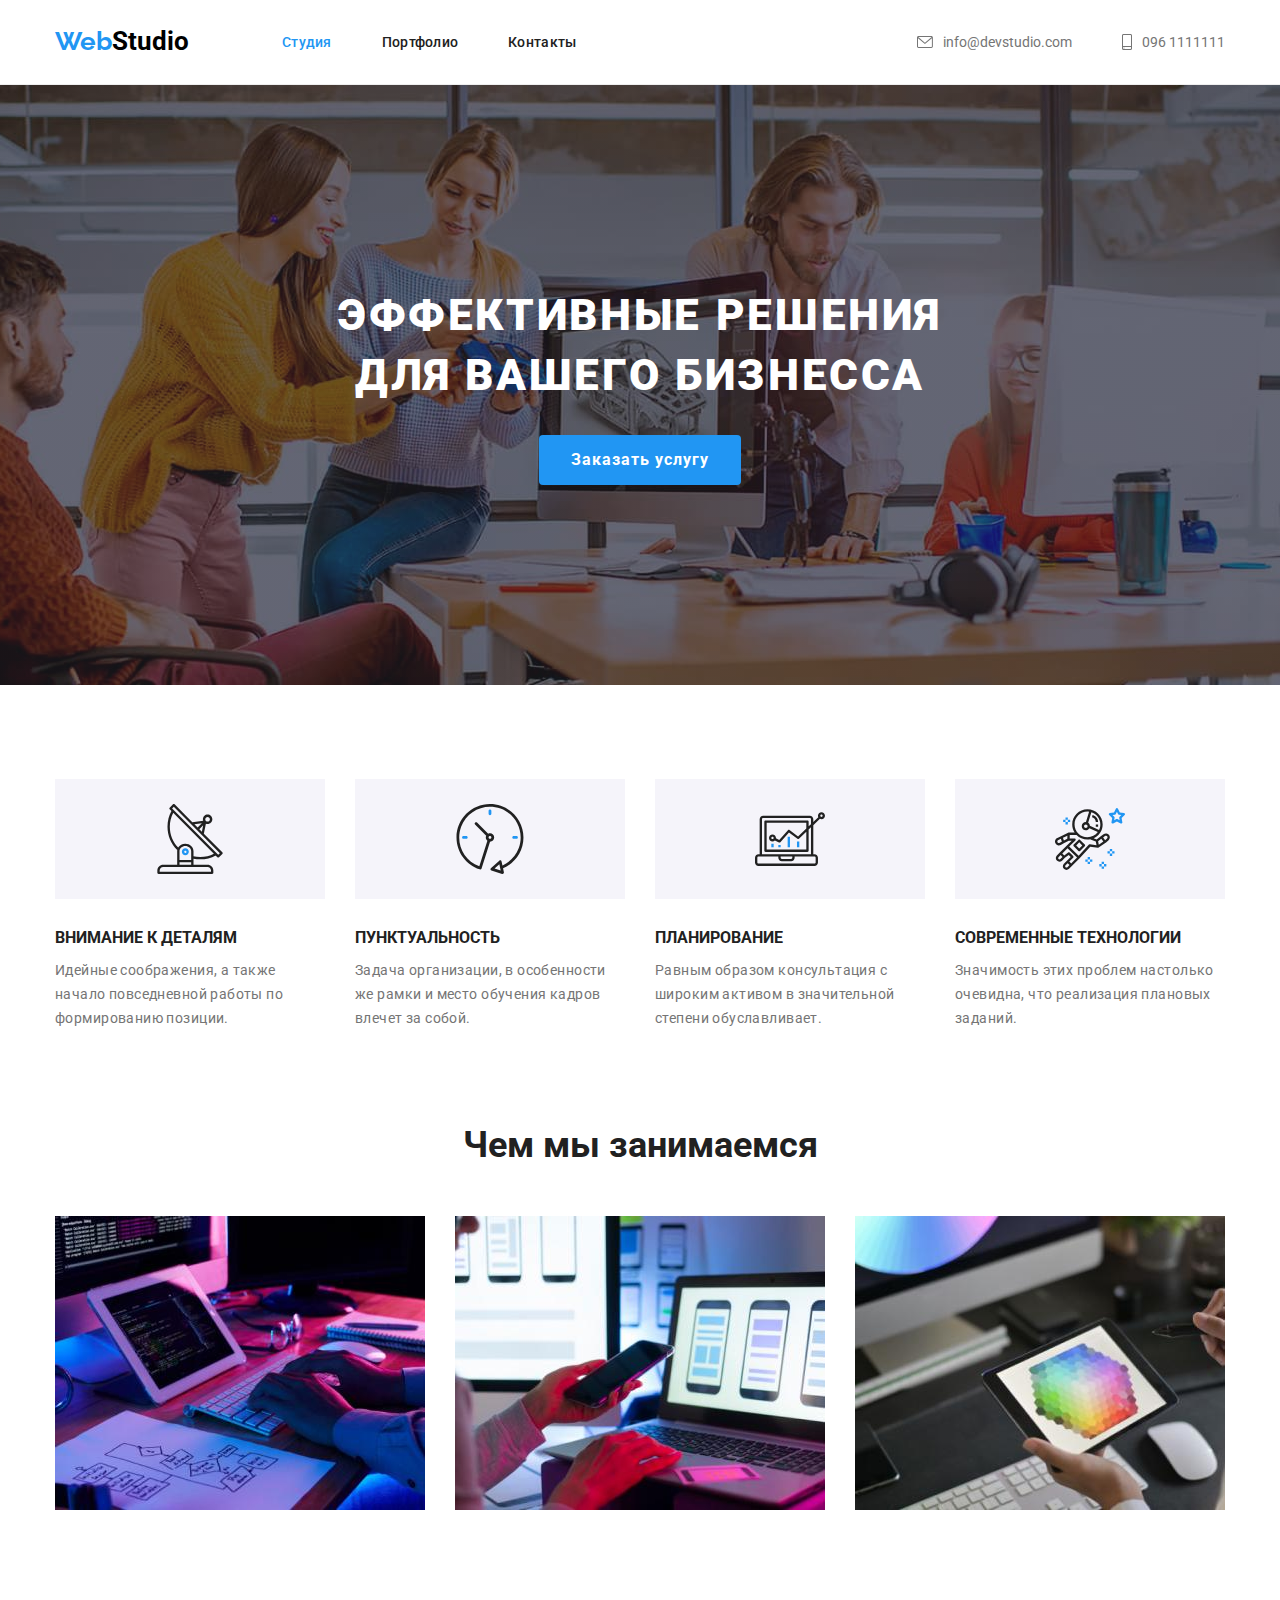
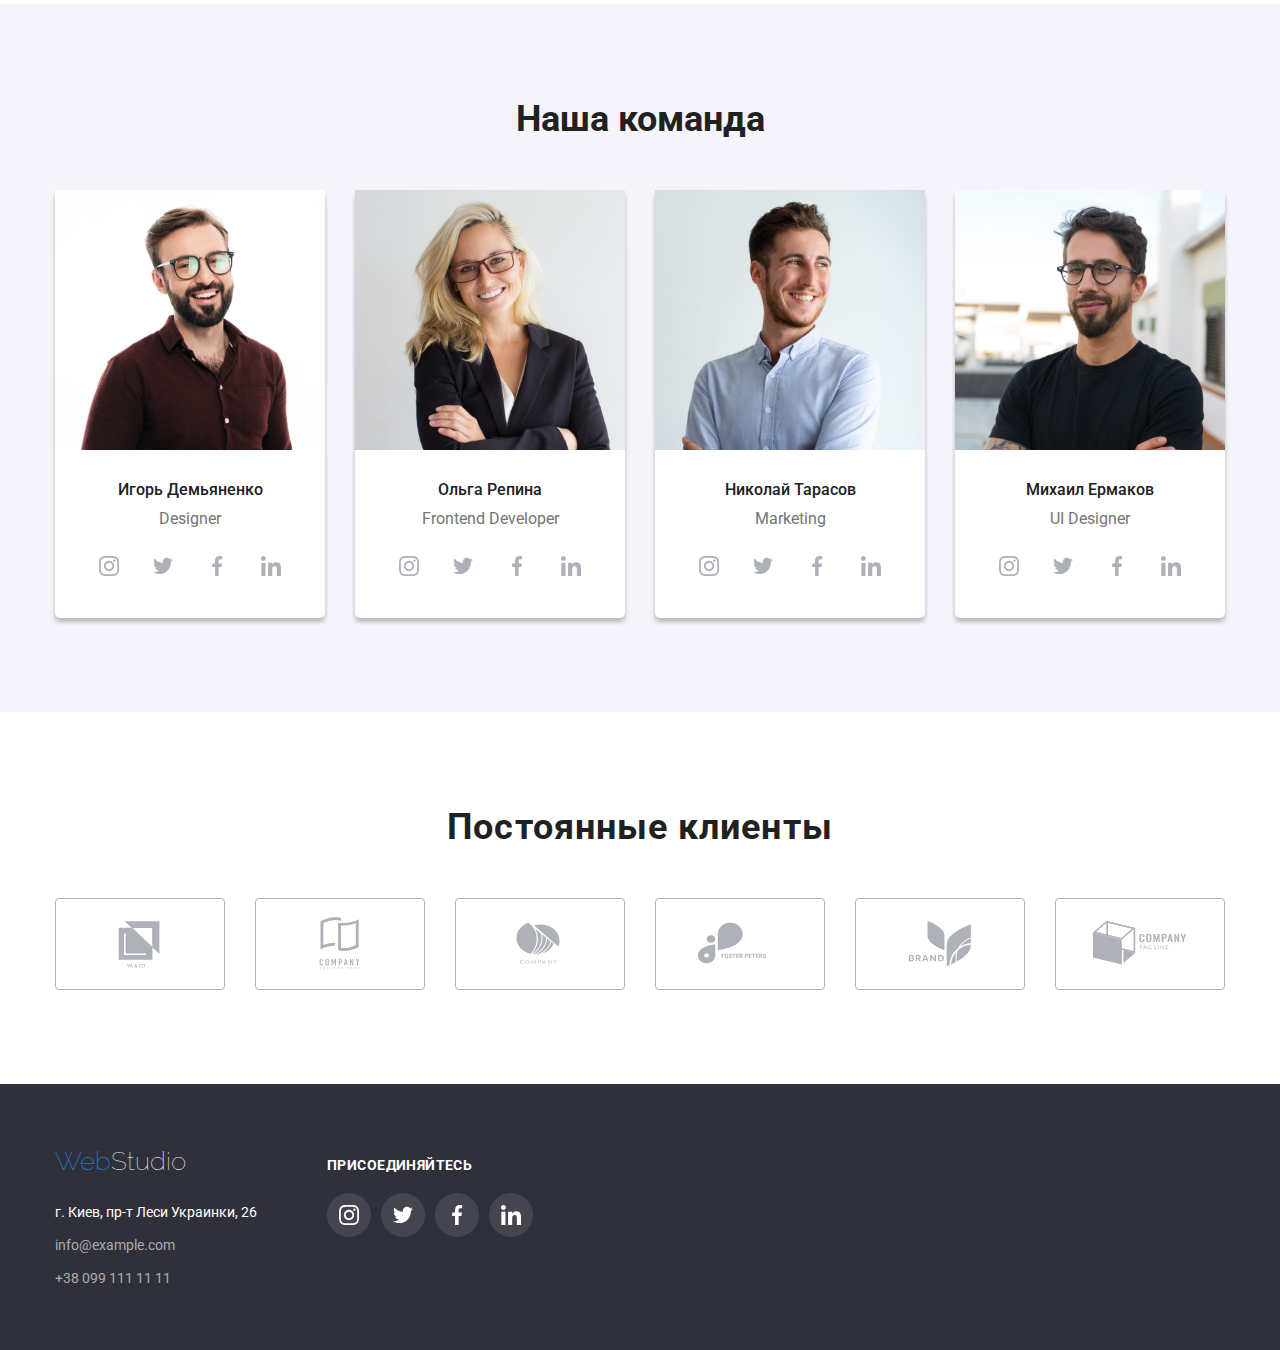
<file: index.html>
<!DOCTYPE html>
<html lang="ru">
  <head>
    <meta charset="UTF-8" />
    <meta name="viewport" content="width=device-width, initial-scale=1.0" />
    <title>Web Studio</title>
    <link rel="preconnect" href="https://fonts.googleapis.com" />
    <link rel="preconnect" href="https://fonts.gstatic.com" crossorigin />
    <link
      href="https://fonts.googleapis.com/css2?family=Raleway:wght@700&family=Roboto:wght@400;500;700;900&display=swap"
      rel="stylesheet"
    />
    <link
      rel="stylesheet"
      href="https://cdnjs.cloudflare.com/ajax/libs/modern-normalize/1.1.0/modern-normalize.min.css"
    />

    <link rel="stylesheet" href="./css/styles.css" />
  </head>
  <body>
    <header class="header">
      <div class="container special">
        <a class="link header-logo" href="./index.html"
          ><span class="logo">Web</span>Studio</a
        >
        <nav class="header-nav">
          <ul class="header-nav-list list">
            <li class="header-nav-item current">
              <a href="./index.html" class="header-nav-link link">Студия</a>
            </li>
            <li class="header-nav-item">
              <a href="./portfolio.html" class="header-nav-link link"
                >Портфолио</a
              >
            </li>
            <li class="header-nav-item">
              <a href="#!" class="header-nav-link link">Контакты</a>
            </li>
          </ul>
        </nav>

        <ul class="header-contacts list">
          <li class="header-contacts-item">
            <a
              href="mailto:info@devstudio.com"
              class="header-contacts-link link"
            >
              <svg class="header-icon" width="16px" height="12px">
                <use href="./images/icons.svg#envelope"></use>
              </svg>
              info@devstudio.com
            </a>
          </li>
          <li class="header-contacts-item">
            <a href="tel:+0961111111" class="header-contacts-link link">
              <svg class="header-icon" width="10px" height="16px">
                <use href="./images/icons.svg#phone"></use>
              </svg>
              096 1111111</a
            >
          </li>
        </ul>
      </div>
    </header>

    <main>
      <section class="hero">
        <div class="container">
          <h1 class="hero-title">Эффективные решения для вашего бизнесса</h1>
          <button class="btn hero-btn" type="button">Заказать услугу</button>
        </div>
      </section>

      <section class="features">
        <div class="container">
          <h2 class="features-title visually-hidden">*мы круты*</h2>
          <ul class="features-list list">
            <li class="features-list-item">
              <div class="features-thumb">
                <svg width="70px" height="70px">
                  <use href="./images/icons.svg#antenna"></use>
                </svg>
              </div>
              <h3 class="features-name">Внимание к деталям</h3>
              <p class="features-text">
                Идейные соображения, а также начало повседневной работы по
                формированию позиции.
              </p>
            </li>
            <li class="features-list-item">
              <div class="features-thumb">
                <svg width="70px" height="70px">
                  <use href="./images/icons.svg#clock"></use>
                </svg>
              </div>
              <h3 class="features-name">Пунктуальность</h3>
              <p class="features-text">
                Задача организации, в особенности же рамки и место обучения
                кадров влечет за собой.
              </p>
            </li>
            <li class="features-list-item">
              <div class="features-thumb">
                <svg width="70px" height="70px">
                  <use href="./images/icons.svg#diagram"></use>
                </svg>
              </div>
              <h3 class="features-name">Планирование</h3>
              <p class="features-text">
                Равным образом консультация с широким активом в значительной
                степени обуславливает.
              </p>
            </li>
            <li class="features-list-item">
              <div class="features-thumb">
                <svg width="70px" height="70px">
                  <use href="./images/icons.svg#astronaut"></use>
                </svg>
              </div>
              <h3 class="features-name">Современные технологии</h3>
              <p class="features-text">
                Значимость этих проблем настолько очевидна, что реализация
                плановых заданий.
              </p>
            </li>
          </ul>
        </div>
      </section>

      <section class="wecan">
        <div class="container">
          <h2 class="wecan-title">Чем мы занимаемся</h2>
          <ul class="wecan-list list">
            <li class="wecan-list-item">
              <img src="./images/box1.jpg" alt="программируем" width="370" />
            </li>
            <li class="wecan-list-item">
              <img
                src="./images/box2.jpg"
                alt="создаем приложения"
                width="370"
              />
            </li>
            <li class="wecan-list-item">
              <img src="./images/box3.jpg" alt="создаем дизвйн" width="370" />
            </li>
          </ul>
        </div>
      </section>

      <section class="team">
        <div class="container">
          <h2 class="team-title">Наша команда</h2>
          <ul class="team-list list">
            <li class="team-list-item">
              <img
                class="team-pic"
                src="./images/team1.jpg"
                alt="парень в очках"
                width="270"
              />
              <h3 class="team-name">Игорь Демьяненко</h3>
              <p lang="en" class="team-position">Designer</p>
              <ul class="team-social list">
                <li class="team-social-item">
                  <a
                    class="team-social-link"
                    href="https://instagram.com"
                    target="blank"
                  >
                    <svg class="team-social-icon" width="20px" height="20px">
                      <use href=".//images/icons.svg#instagram"></use>
                    </svg>
                  </a>
                </li>
                <li class="team-social-item">
                  <a
                    class="team-social-link"
                    href="https://twitter.com"
                    target="blank"
                    ><svg class="team-social-icon" width="20px" height="20px">
                      <use href=".//images/icons.svg#twitter"></use>
                    </svg>
                  </a>
                </li>
                <li class="team-social-item">
                  <a class="team-social-link" href="" target="blank"
                    ><svg class="team-social-icon" width="20px" height="20px">
                      <use href=".//images/icons.svg#facebook"></use>
                    </svg>
                  </a>
                </li>
                <li class="team-social-item">
                  <a
                    class="team-social-link"
                    href="https://linkedin.com"
                    target="blank"
                    ><svg class="team-social-icon" width="20px" height="20px">
                      <use href=".//images/icons.svg#linkedin"></use>
                    </svg>
                  </a>
                </li>
              </ul>
            </li>
            <li class="team-list-item">
              <img
                class="team-pic"
                src="./images/team2.jpg"
                alt="девушка в очках"
                width="270"
              />
              <h3 class="team-name">Ольга Репина</h3>
              <p lang="en" class="team-position">Frontend Developer</p>
              <ul class="team-social list">
                <li class="team-social-item">
                  <a
                    class="team-social-link"
                    href="https://instagram.com"
                    target="blank"
                  >
                    <svg class="team-social-icon" width="20px" height="20px">
                      <use href=".//images/icons.svg#instagram"></use>
                    </svg>
                  </a>
                </li>
                <li class="team-social-item">
                  <a
                    class="team-social-link"
                    href="https://twitter.com"
                    target="blank"
                    ><svg class="team-social-icon" width="20px" height="20px">
                      <use href=".//images/icons.svg#twitter"></use>
                    </svg>
                  </a>
                </li>
                <li class="team-social-item">
                  <a class="team-social-link" href="" target="blank"
                    ><svg class="team-social-icon" width="20px" height="20px">
                      <use href=".//images/icons.svg#facebook"></use>
                    </svg>
                  </a>
                </li>
                <li class="team-social-item">
                  <a
                    class="team-social-link"
                    href="https://linkedin.com"
                    target="blank"
                    ><svg class="team-social-icon" width="20px" height="20px">
                      <use href=".//images/icons.svg#linkedin"></use>
                    </svg>
                  </a>
                </li>
              </ul>
            </li>
            <li class="team-list-item">
              <img
                class="team-pic"
                src="./images/team3.jpg"
                alt="парень в очках"
                width="270"
              />
              <h3 class="team-name">Николай Тарасов</h3>
              <p lang="en" class="team-position">Marketing</p>
              <ul class="team-social list">
                <li class="team-social-item">
                  <a
                    class="team-social-link"
                    href="https://instagram.com"
                    target="blank"
                  >
                    <svg class="team-social-icon" width="20px" height="20px">
                      <use href=".//images/icons.svg#instagram"></use>
                    </svg>
                  </a>
                </li>
                <li class="team-social-item">
                  <a
                    class="team-social-link"
                    href="https://twitter.com"
                    target="blank"
                    ><svg class="team-social-icon" width="20px" height="20px">
                      <use href=".//images/icons.svg#twitter"></use>
                    </svg>
                  </a>
                </li>
                <li class="team-social-item">
                  <a class="team-social-link" href="" target="blank"
                    ><svg class="team-social-icon" width="20px" height="20px">
                      <use href=".//images/icons.svg#facebook"></use>
                    </svg>
                  </a>
                </li>
                <li class="team-social-item">
                  <a
                    class="team-social-link"
                    href="https://linkedin.com"
                    target="blank"
                    ><svg class="team-social-icon" width="20px" height="20px">
                      <use href=".//images/icons.svg#linkedin"></use>
                    </svg>
                  </a>
                </li>
              </ul>
            </li>
            <li class="team-list-item">
              <img
                class="team-pic"
                src="./images/team4.jpg"
                alt="парень в очках"
                width="270"
              />
              <h3 class="team-name">Михаил Ермаков</h3>
              <p lang="en" class="team-position">UI Designer</p>
              <ul class="team-social list">
                <li class="team-social-item">
                  <a
                    class="team-social-link"
                    href="https://instagram.com"
                    target="blank"
                  >
                    <svg class="team-social-icon" width="20px" height="20px">
                      <use href=".//images/icons.svg#instagram"></use>
                    </svg>
                  </a>
                </li>
                <li class="team-social-item">
                  <a
                    class="team-social-link"
                    href="https://twitter.com"
                    target="blank"
                    ><svg class="team-social-icon" width="20px" height="20px">
                      <use href=".//images/icons.svg#twitter"></use>
                    </svg>
                  </a>
                </li>
                <li class="team-social-item">
                  <a class="team-social-link" href="" target="blank"
                    ><svg class="team-social-icon" width="20px" height="20px">
                      <use href=".//images/icons.svg#facebook"></use>
                    </svg>
                  </a>
                </li>
                <li class="team-social-item">
                  <a
                    class="team-social-link"
                    href="https://linkedin.com"
                    target="blank"
                    ><svg class="team-social-icon" width="20px" height="20px">
                      <use href=".//images/icons.svg#linkedin"></use>
                    </svg>
                  </a>
                </li>
              </ul>
            </li>
          </ul>
        </div>
      </section>

      <section class="clients">
        <div class="container">
          <h2 class="clients-title">Постоянные клиенты</h2>
          <ul class="clients-list list">
            <li class="clients-list-item">
              <a class="clients-thumb" href="somewhere1">
                <svg class="clients-svg" width="106px" height="60px">
                  <use href="./images/icons.svg#Logo1"></use>
                </svg>
              </a>
            </li>
            <li class="clients-list-item">
              <a class="clients-thumb" href="somewhere2">
                <svg class="clients-svg" width="106px" height="60px">
                  <use href="./images/icons.svg#Logo2"></use>
                </svg>
              </a>
            </li>
            <li class="clients-list-item">
              <a class="clients-thumb" href="somewhere3">
                <svg class="clients-svg" width="106px" height="60px">
                  <use href="./images/icons.svg#Logo3"></use>
                </svg>
              </a>
            </li>
            <li class="clients-list-item">
              <a class="clients-thumb" href="somewhere4">
                <svg class="clients-svg" width="106px" height="60px">
                  <use href="./images/icons.svg#Logo4"></use>
                </svg>
              </a>
            </li>
            <li class="clients-list-item">
              <a class="clients-thumb" href="somewhere5">
                <svg class="clients-svg" width="106px" height="60px">
                  <use href="./images/icons.svg#Logo5"></use>
                </svg>
              </a>
            </li>
            <li class="clients-list-item">
              <a class="clients-thumb" href="somewhere6">
                <svg class="clients-svg" width="106px" height="60px">
                  <use href="./images/icons.svg#Logo6"></use>
                </svg>
              </a>
            </li>
          </ul>
        </div>
      </section>
    </main>

    <footer class="footer">
      <div class="container">
        <div class="footer-left">
          <a class="link footer-logo" href="./"
            ><span class="logo">Web</span>Studio</a
          >
          <address>
            <ul class="footer-list list">
              <li class="footer-item">
                <a
                  class="footer-link link real-adress"
                  target="blank"
                  href="https://www.google.com/maps/d/embed?mid=10uSM3H-mIU3GznYo2szRIEphczw&ehbc=2E312F"
                >
                  г. Киев, пр-т Леси Украинки, 26</a
                >
              </li>
              <li class="footer-item">
                <a
                  href="mailto:info@example.com"
                  class="footer-link link footer-info"
                  >info@example.com</a
                >
              </li>
              <li class="footer-item">
                <a
                  href="tel:++380991111111"
                  class="footer-link link footer-info"
                >
                  +38 099 111 11 11</a
                >
              </li>
            </ul>
          </address>
        </div>
        <div class="social">
          <h3 class="joinus">Присоединяйтесь</h3>
          <ul class="social-list list">
            <li class="social-list-item">
              <a
                class="social-link"
                href="https://instagram.com"
                target="blank"
              >
                <svg class="social-icon" width="20px" height="20px">
                  <use href=".//images/icons.svg#instagram"></use>
                </svg>
              </a>
            </li>
            <li class="social-list-item">
              <a class="social-link" href="https://twitter.com" target="blank"
                ><svg class="social-icon" width="20px" height="20px">
                  <use href=".//images/icons.svg#twitter"></use>
                </svg>
              </a>
            </li>
            <li class="social-list-item">
              <a class="social-link" href="https://facebook.com" target="blank"
                ><svg class="social-icon" width="20px" height="20px">
                  <use href=".//images/icons.svg#facebook"></use>
                </svg>
              </a>
            </li>
            <li class="social-list-item">
              <a class="social-link" href="https://linkedin.com" target="blank"
                ><svg class="social-icon" width="20px" height="20px">
                  <use href=".//images/icons.svg#linkedin"></use>
                </svg>
              </a>
            </li>
          </ul>
        </div>
      </div>
    </footer>
  </body>
</html>
</file>
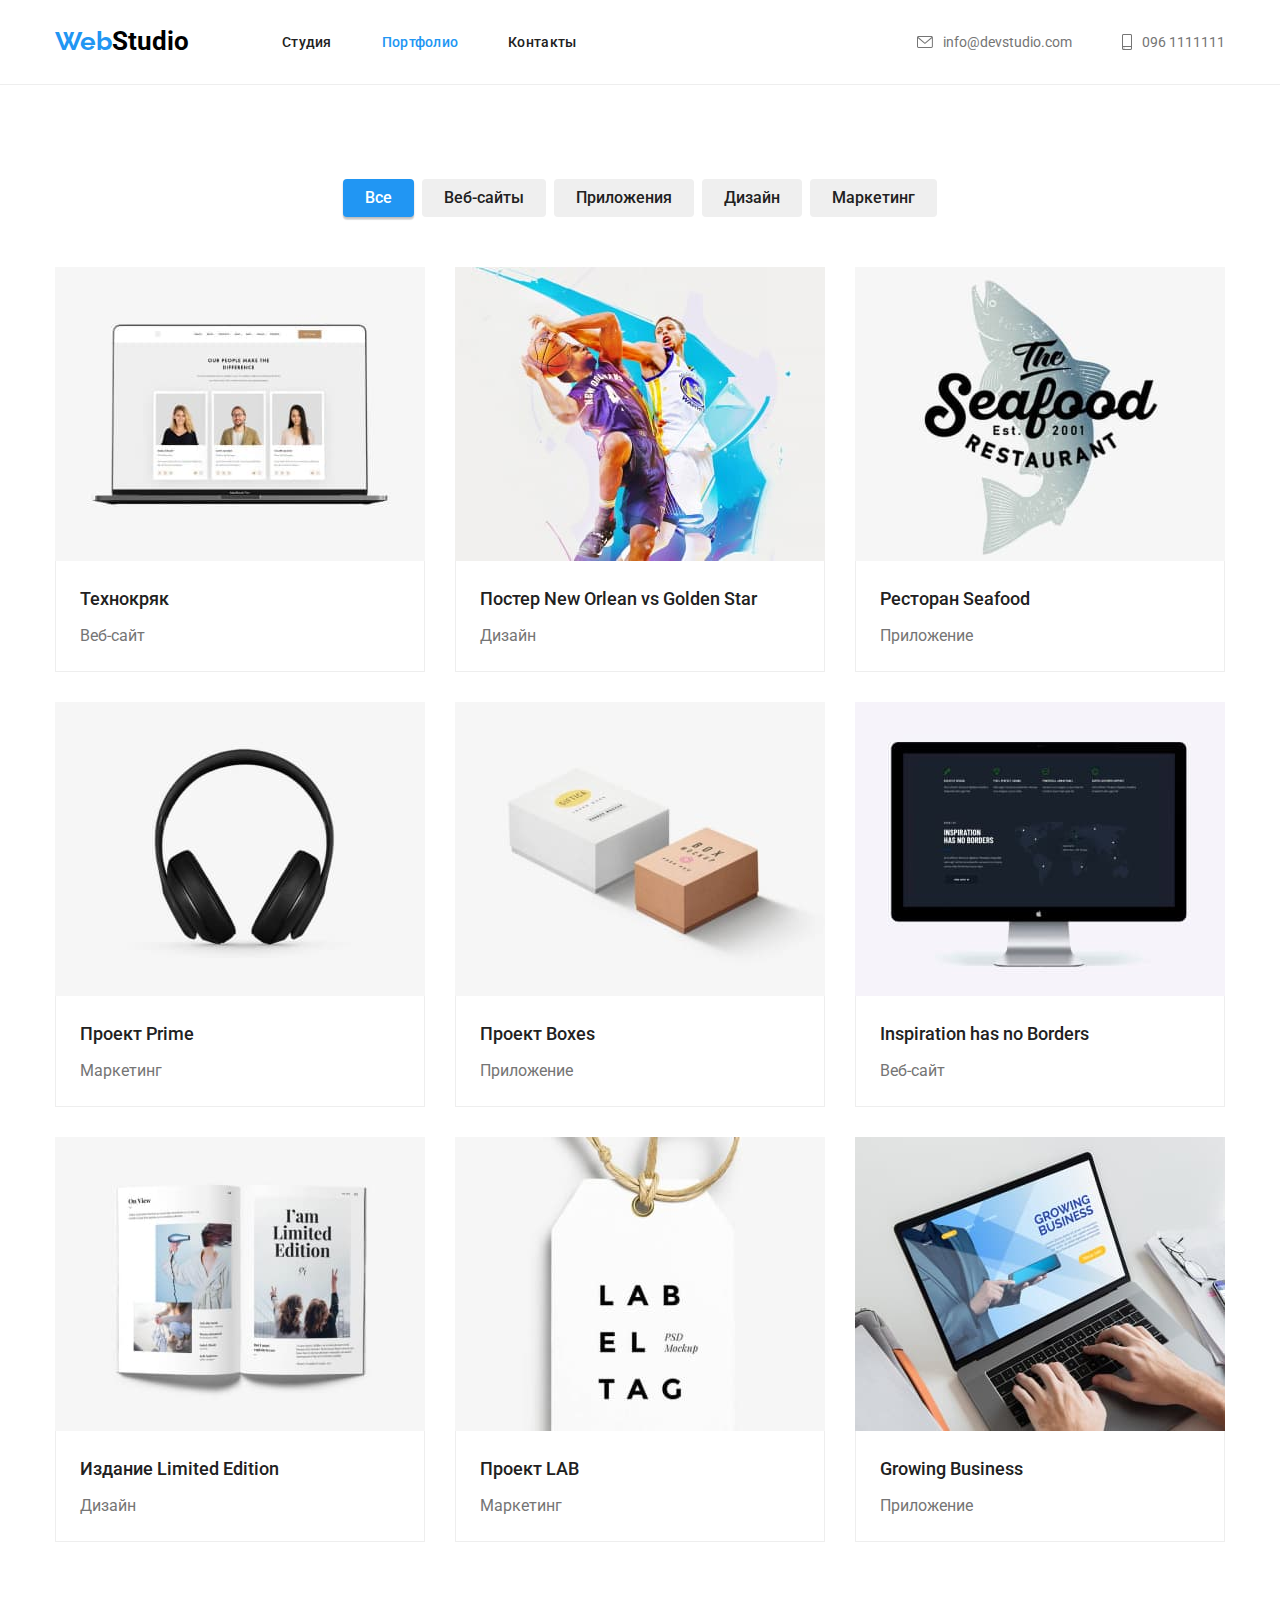
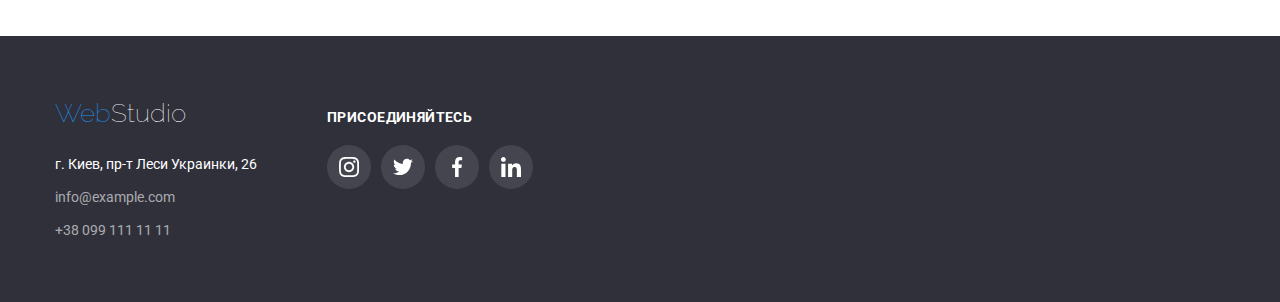
<file: portfolio.html>
<!DOCTYPE html>
<html lang="ru">
  <head>
    <meta charset="UTF-8" />
    <meta name="viewport" content="width=device-width, initial-scale=1.0" />
    <title>Web Studio</title>
    <link rel="preconnect" href="https://fonts.googleapis.com" />
    <link rel="preconnect" href="https://fonts.gstatic.com" crossorigin />
    <link
      href="https://fonts.googleapis.com/css2?family=Raleway:wght@700&family=Roboto:wght@400;500;700;900&display=swap"
      rel="stylesheet"
    />
    <link
      rel="stylesheet"
      href="https://cdnjs.cloudflare.com/ajax/libs/modern-normalize/1.1.0/modern-normalize.min.css"
    />
    <link rel="stylesheet" href="./css/styles.css" />
  </head>
  <body>
    <header class="header">
      <div class="container special">
        <a class="link header-logo" href="./index.html"
          ><span class="logo">Web</span>Studio</a
        >
        <nav class="header-nav">
          <ul class="header-nav-list list">
            <li class="header-nav-item">
              <a href="./index.html" class="header-nav-link link">Студия</a>
            </li>
            <li class="header-nav-item current">
              <a href="./portfolio.html" class="header-nav-link link"
                >Портфолио</a
              >
            </li>
            <li class="header-nav-item">
              <a href="#!" class="header-nav-link link">Контакты</a>
            </li>
          </ul>
        </nav>

        <ul class="header-contacts list">
          <li class="header-contacts-item">
            <a
              href="mailto:info@devstudio.com"
              class="header-contacts-link link"
            >
              <svg class="header-icon" width="16px" height="12px">
                <use href="./images/icons.svg#envelope"></use>
              </svg>
              info@devstudio.com
            </a>
          </li>
          <li class="header-contacts-item">
            <a href="tel:+0961111111" class="header-contacts-link link">
              <svg class="header-icon" width="10px" height="16px">
                <use href="./images/icons.svg#phone"></use>
              </svg>
              096 1111111</a
            >
          </li>
        </ul>
      </div>
    </header>

    <main>
      <section class="portfolio">
        <div class="container">
          <h1 class="visually-hidden">Наши работы</h1>
          <ul class="portfolio-btn-list list">
            <li class="portfolio-btn-item">
              <button class="btn portfolio-btn current-btn" type="button">
                Все
              </button>
            </li>
            <li class="portfolio-btn-item">
              <button class="btn portfolio-btn" type="button">Веб-сайты</button>
            </li>
            <li class="portfolio-btn-item">
              <button class="btn portfolio-btn" type="button">
                Приложения
              </button>
            </li>
            <li class="portfolio-btn-item">
              <button class="btn portfolio-btn" type="button">Дизайн</button>
            </li>
            <li class="portfolio-btn-item">
              <button class="btn portfolio-btn" type="button">Маркетинг</button>
            </li>
          </ul>

          <ul class="portfolio-card-list list">
            <li class="portfolio-card-item">
              <img
                class="portfolio-card-image"
                src="./images/portfolio9.jpg"
                alt=" сайт технокряк"
                width="370"
              />
              <div class="portfolio-block">
                <h3 class="portfolio-card-subtitle">Технокряк</h3>
                <p class="portfolio-card-description">Веб-сайт</p>
              </div>
            </li>
            <li class="portfolio-card-item">
              <img
                class="portfolio-card-image"
                src="./images/portfolio1.jpg"
                alt="спортивный постер"
                width="370"
              />
              <div class="portfolio-block">
                <h3 class="portfolio-card-subtitle">
                  Постер <span lang="en">New Orlean vs Golden Star</span>
                </h3>
                <p class="portfolio-card-description">Дизайн</p>
              </div>
            </li>
            <li class="portfolio-card-item">
              <img
                class="portfolio-card-image"
                src="./images/portfolio2.jpg"
                alt="морской ресторан"
                width="370"
              />
              <div class="portfolio-block">
                <h3 class="portfolio-card-subtitle">
                  Ресторан <span lang="en">Seafood</span>
                </h3>
                <p class="portfolio-card-description">Приложение</p>
              </div>
            </li>
            <li class="portfolio-card-item">
              <img
                class="portfolio-card-image"
                src="./images/portfolio3.jpg"
                alt="проект о музыке"
                width="370"
              />
              <div class="portfolio-block">
                <h3 class="portfolio-card-subtitle">
                  Проект <span lang="en">Prime</span>
                </h3>
                <p class="portfolio-card-description">Маркетинг</p>
              </div>
            </li>
            <li class="portfolio-card-item">
              <img
                class="portfolio-card-image"
                src="./images/portfolio4.jpg"
                alt="проект о подарках"
                width="370"
              />
              <div class="portfolio-block">
                <h3 class="portfolio-card-subtitle">
                  Проект <span lang="en">Boxes</span>
                </h3>
                <p class="portfolio-card-description">Приложение</p>
              </div>
            </li>
            <li class="portfolio-card-item">
              <img
                class="portfolio-card-image"
                src="./images/portfolio5.jpg"
                alt="сайт о вдохновлении"
                width="370"
              />
              <div class="portfolio-block">
                <h3 class="portfolio-card-subtitle" lang="en">
                  Inspiration has no Borders
                </h3>
                <p class="portfolio-card-description">Веб-сайт</p>
              </div>
            </li>
            <li class="portfolio-card-item">
              <img
                class="portfolio-card-image"
                src="./images/portfolio6.jpg"
                alt="печатное издание"
                width="370"
              />
              <div class="portfolio-block">
                <h3 class="portfolio-card-subtitle">
                  Издание <span lang="en">Limited Edition</span>
                </h3>
                <p class="portfolio-card-description">Дизайн</p>
              </div>
            </li>
            <li class="portfolio-card-item">
              <img
                class="portfolio-card-image"
                src="./images/portfolio7.jpg"
                alt="проект ЛАБ"
                width="370"
              />
              <div class="portfolio-block">
                <h3 class="portfolio-card-subtitle">
                  Проект <span lang="en">LAB</span>
                </h3>
                <p class="portfolio-card-description">Маркетинг</p>
              </div>
            </li>
            <li class="portfolio-card-item">
              <img
                class="portfolio-card-image"
                src="./images/portfolio8.jpg"
                alt="бизнесс приложение"
                width="370"
              />
              <div class="portfolio-block">
                <h3 class="portfolio-card-subtitle" lang="en">
                  Growing Business
                </h3>
                <p class="portfolio-card-description">Приложение</p>
              </div>
            </li>
          </ul>
        </div>
      </section>
    </main>

    <footer class="footer">
      <div class="container">
        <div class="footer-left">
          <a class="link footer-logo" href="./"
            ><span class="logo">Web</span>Studio</a
          >
          <address>
            <ul class="footer-list list">
              <li class="footer-item">
                <a
                  class="footer-link link real-adress"
                  target="blank"
                  href="https://www.google.com/maps/d/embed?mid=10uSM3H-mIU3GznYo2szRIEphczw&ehbc=2E312F"
                >
                  г. Киев, пр-т Леси Украинки, 26</a
                >
              </li>
              <li class="footer-item">
                <a
                  href="mailto:info@example.com"
                  class="footer-link link footer-info"
                  >info@example.com</a
                >
              </li>
              <li class="footer-item">
                <a
                  href="tel:++380991111111"
                  class="footer-link link footer-info"
                >
                  +38 099 111 11 11</a
                >
              </li>
            </ul>
          </address>
        </div>
        <div class="social">
          <h3 class="joinus">Присоединяйтесь</h3>
          <ul class="social-list list">
            <li class="social-list-item">
              <a
                class="social-link"
                href="https://instagram.com"
                target="blank"
              >
                <svg class="social-icon" width="20px" height="20px">
                  <use href=".//images/icons.svg#instagram"></use>
                </svg>
              </a>
            </li>
            <li class="social-list-item">
              <a class="social-link" href="https://twitter.com" target="blank"
                ><svg class="social-icon" width="20px" height="20px">
                  <use href=".//images/icons.svg#twitter"></use>
                </svg>
              </a>
            </li>
            <li class="social-list-item">
              <a class="social-link" href="https://facebook.com" target="blank"
                ><svg class="social-icon" width="20px" height="20px">
                  <use href=".//images/icons.svg#facebook"></use>
                </svg>
              </a>
            </li>
            <li class="social-list-item">
              <a class="social-link" href="https://linkedin.com" target="blank"
                ><svg class="social-icon" width="20px" height="20px">
                  <use href=".//images/icons.svg#linkedin"></use>
                </svg>
              </a>
            </li>
          </ul>
        </div>
      </div>
    </footer>
  </body>
</html>
</file>
<file: css/styles.css>
:root {
  --main-color: #212121;
  --secondary-color: #757575;
  --logo-color: #2196f3;
  --secondary-logo-color: #188ce8;
  --main-light-color: #ffffff;
  --section-color: #f5f4fa;
  --header-logo-color: #000000;
  --footer-bg-color: #2f303a;
  --hero-bg-color: rgba(47, 48, 58, 0.4);
  --footer-text-color: #rgba(255, 255, 255, 0.6);
  --border-color: #eeeeee;
  --border-color2: #ececec;
  --svg-color: #afb1b8;
  --svg-bg-color: rgba(255, 255, 255, 0.1);
}
body {
  background-color: var(--main-light-color);
  color: var(--main-color);
  font-family: Roboto, sans-serif;
  font-size: 14px;
}

h1,
h2,
h3 {
  margin-top: 0px;
  margin-bottom: 0px;
}

ul,
p {
  margin-top: 0;
  margin-bottom: 0;
  padding-left: 0;
}

a {
  text-decoration: none;
  color: inherit;
}

img {
  display: block;
  max-width: 100%;
}

.link {
  text-decoration: none;
}

.list {
  list-style: none;
}

.btn {
  cursor: pointer;
  font-family: inherit;
}

.visually-hidden {
  clip: rect(0 0 0 0);
  clip-path: inset(50%);
  height: 1px;
  overflow: hidden;
  position: absolute;
  white-space: nowrap;
  width: 1px;
}

.current {
  color: var(--logo-color);
}

.container {
  width: 1200px;
  margin-left: auto;
  margin-right: auto;
  padding-left: 15px;
  padding-right: 15px;
  /* outline: indigo 2px solid; */
}
/* section {
  outline: violet solid 2px;
} */
/* utilities end */

/* header footer start */

.logo {
  color: var(--logo-color);
  font-family: Raleway, sans-serif;
  font-size: 26px;
  line-height: calc(36 / 26);
}

.header {
  border-bottom: var(--border-color) 1px solid;
}

.header-logo {
  padding-top: 24px;
  padding-bottom: 24px;
  margin-right: 93px;
  font-weight: 700;
  font-size: 26px;
  line-height: calc(36 / 26);
  color: var(--header-logo-color);
}

.footer-logo {
  display: inline-block;
  margin-bottom: 20px;
  color: var(--main-light-color);
  font-size: 26px;
  font-weight: calc(36 / 26);
  font-family: raleway, sans-serif;
}

.header-nav {
  font-weight: 500;
  letter-spacing: 00.02em;
  margin-right: auto;
}

.header-contacts-item {
  color: var(--secondary-color);
}

.header-nav .link:hover,
.header-nav .link:focus,
.header-contacts .link:hover,
.header-contacts .link:focus,
.footer-item .link:hover,
.footer-item .link:focus {
  color: var(--logo-color);
}

.footer {
  padding-bottom: 60px;
  padding-top: 60px;
  background-color: var(--footer-bg-color);
}

.real-adress {
  line-height: calc(24 / 14);
  color: var(--main-light-color);
  font-style: normal;
}

.footer-info {
  line-height: calc(24 / 14);
  color: rgba(255, 255, 255, 0.6);
  font-style: normal;
}

.footer-item:not(:last-child) {
  margin-bottom: 9px;
}

.special {
  display: flex;
  align-items: center;
}

.header-nav-list {
  display: flex;
}

.header-nav-link {
  display: block;
  padding-top: 32px;
  padding-bottom: 32px;
}

.header-contacts-link {
  display: flex;
  padding-top: 32px;
  padding-bottom: 32px;
  color: var(--secondary-color);
  align-items: center;
}

.header-contacts-link:hover {
  color: var(--logo-color);
}

.header-icon {
  fill: currentColor;
  margin-right: 10px;
}

.header-contacts {
  display: flex;
}
.header-nav-item:not(:last-child) {
  margin-right: 50px;
}

.header-contacts-item:not(:last-child) {
  margin-right: 50px;
}

.footer .container {
  display: flex;
  align-items: baseline;
}
.footer-left {
  margin-right: 70px;
}

.joinus {
  color: var(--main-light-color);
  margin-bottom: 20px;

  font-weight: 700;
  font-size: 14px;
  line-height: calc(16 / 14);
  letter-spacing: 0.03em;
  text-transform: uppercase;
}

.social-link {
  display: flex;
  align-items: center;
  justify-content: center;
  color: var(--main-light-color);
}

.social-icon {
  fill: currentColor;
}

.social-link {
  width: 44px;
  height: 44px;
  background-color: var(--svg-bg-color);
  border-radius: 50%;
}

.social-link:hover,
.social-link:focus {
  background-color: var(--logo-color);
}

.social-list {
  display: flex;
}

.social-list-item:not(:last-child) {
  margin-right: 10px;
}

/* header footer end */

/* hero start */

.hero {
  background-image: linear-gradient(
      to top,
      var(--hero-bg-color),
      var(--hero-bg-color)
    ),
    url(../images/hero.jpg);
  background-repeat: no-repeat;
  background-position: center center;
  background-size: 1600px;
  padding-top: 200px;
  padding-bottom: 200px;
  /* background-color: var(--footer-bg-color); */
  text-align: center;
}

.hero-title {
  margin-bottom: 30px;

  color: var(--main-light-color);
  font-weight: 900;
  font-size: 44px;
  line-height: calc(60 / 44);
  letter-spacing: 0.06em;
  text-transform: uppercase;
}
.hero .container {
  max-width: 696px;
}

.hero-btn {
  padding: 10px 32px;

  background-color: var(--logo-color);
  color: var(--main-light-color);
  font-family: Roboto;
  font-weight: 700;
  font-size: 16px;
  line-height: calc(30 / 16);
  border-radius: 4px;
  letter-spacing: 0.06em;
  border: none;
}

.hero-btn:hover,
.hero-btn:focus {
  background-color: var(--secondary-logo-color);
}

/* hero end */

/* features start */

.features {
  padding-top: 94px;
  padding-bottom: 94px;
}

.features-list {
  display: flex;
}

.features-list-item {
  flex-basis: calc((100% - 3 * 30px) / 4);
}

.features-list-item:not(:last-child) {
  margin-right: 30px;
}

.features-name {
  margin-bottom: 10px;
  font-weight: 700;
  line-height: calc(16 / 14);
  text-transform: uppercase;
}

.features-text {
  line-height: calc(24 / 14);
  color: var(--secondary-color);
  letter-spacing: 0.03em;
}

.features-thumb {
  display: flex;
  justify-content: center;
  margin-bottom: 30px;
  background-color: var(--section-color);
  height: 120px;
  align-items: center;
}

/* features end */

/* wecan stat */
.wecan {
  padding-bottom: 94px;
}

.wecan-list {
  display: flex;
}

.wecan-title {
  margin-bottom: 50px;

  font-style: normal;
  font-weight: bold;
  font-size: 36px;
  line-height: calc(42 / 36);
}

.wecan-title {
  text-align: center;

  font-weight: 700;
  font-size: 36px;
  line-height: calc(42 / 36);
}

.wecan-list-item:not(:last-child) {
  margin-right: 30px;
}

/* wecan end */

/* team start */
.team {
  padding-top: 94px;
  padding-bottom: 94px;
  background-color: var(--section-color);
}

.team-title {
  margin-bottom: 50px;
  text-align: center;

  font-weight: 700;
  font-size: 36px;
  line-height: calc(42 / 36);
}

.team-list {
  display: flex;
}

.team-pic {
  margin-bottom: 30px;
}

.team-name {
  margin-bottom: 10px;

  font-weight: 500;
  font-size: 16px;
  line-height: calc(19 / 16);
}

.team-position {
  font-size: 16px;
  line-height: calc(19 / 16);
  color: var(--secondary-color);
  margin-bottom: 16px;
}

.team-list-item:not(:last-child) {
  margin-right: 30px;
}
.team-list-item {
  text-align: center;
  padding-bottom: 30px;
  background-color: var(--main-light-color);

  border-radius: 5px;
  box-shadow: 0px 4px 4px rgba(0, 0, 0, 0.25);
}

.team-social {
  display: flex;
  justify-content: center;
}

.team-social-link {
  display: flex;
  border-radius: 50%;
  width: 44px;
  height: 44px;
  color: var(--svg-color);
  justify-content: center;
  align-items: center;
}

.team-social-icon {
  fill: currentColor;
}

.team-social-link:hover,
.team-social-link:focus {
  background-color: var(--logo-color);
  color: var(--main-light-color);
}

.team-social-item:not(:last-child) {
  margin-right: 10px;
}

.team-social-icon {
  text-align: center;
}

/* team end */

/* Clients start */
.clients {
  padding-bottom: 94px;
  padding-top: 94px;
}

.clients-title {
  margin-bottom: 50px;
  font-weight: 700;
  font-size: 36px;
  line-height: calc(42 / 36);
  text-align: center;
  letter-spacing: 0.03em;
  color: var(--main-color);
}

.clients-list {
  display: flex;
}

.clients-thumb {
  display: flex;
  justify-content: center;
  align-items: center;
  height: 92px;
  border: 1px var(--svg-color) solid;
  border-radius: 4px;
  /* flex-basis: 270px; */
}

.clients-list-item {
  flex-basis: calc((100% - 5 * 30px) / 6);
  color: var(--svg-color);
}

.clients-list-item:not(:last-child) {
  margin-right: 30px;
}

.clients-svg {
  fill: currentColor;
}

.clients-thumb:hover,
.clients-thumb:focus {
  border: var(--logo-color) 1px solid;
  color: var(--logo-color);
}
/* Clients end */

/* portolio start */

.portfolio {
  padding-bottom: 94px;
  padding-top: 94px;
}

.portfolio-btn-list {
  color: var(--main-color);
  display: flex;
  justify-content: center;
  margin-bottom: 50px;
}

.portfolio-btn-item {
  font-weight: 500;
  font-size: 16px;
  line-height: calc(26 / 16);
  border-radius: 4px;
}

.portfolio-btn-item:not(:last-child) {
  margin-right: 8px;
}

.portfolio-btn {
  color: var(--main-color);
  padding-top: 6px;
  padding-bottom: 6px;
  padding-right: 22px;
  padding-left: 22px;
  line-height: calc(26 / 16);
  border-radius: 4px;
  border: none;
  font-weight: 500;
}

.current-btn {
  color: var(--main-light-color);
  background-color: var(--logo-color);
  box-shadow: 0px 3px 1px rgba(0, 0, 0, 0.1), 0px 1px 2px rgba(0, 0, 0, 0.08),
    0px 2px 2px rgba(0, 0, 0, 0.12);
}
.portfolio-btn:hover,
.portfolio-btn:focus {
  color: var(--main-light-color);
  background-color: var(--logo-color);
  box-shadow: 0px 3px 1px rgba(0, 0, 0, 0.1), 0px 1px 2px rgba(0, 0, 0, 0.08),
    0px 2px 2px rgba(0, 0, 0, 0.12);
}

.portfolio-card-subtitle {
  margin-bottom: 4px;
  font-weight: 500;
  font-size: 18px;
  line-height: calc(36 / 18);
}
.portfolio-card-description {
  font-size: 16px;
  line-height: calc(30 / 16);
  color: var(--secondary-color);
}

.portfolio-card-list {
  display: flex;
  flex-wrap: wrap;
  margin-left: -30px;
  margin-top: -30px;
}

.portfolio-card-item {
  margin-left: 30px;
  margin-top: 30px;
  flex-basis: calc(100% / 3 - 30px);
  /* outline: teal 2px solid; */
}

.portfolio-card-item:hover {
  cursor: pointer;
  box-shadow: 0px 4px 4px rgba(0, 0, 0, 0.25);
}

.portfolio-block {
  padding-bottom: 20px;
  padding-top: 20px;
  padding-left: 24px;
  padding-right: 24px;
  border: var(--border-color) 1px solid;
  border-top: 0;
}
/* portfolio end */
</file>
